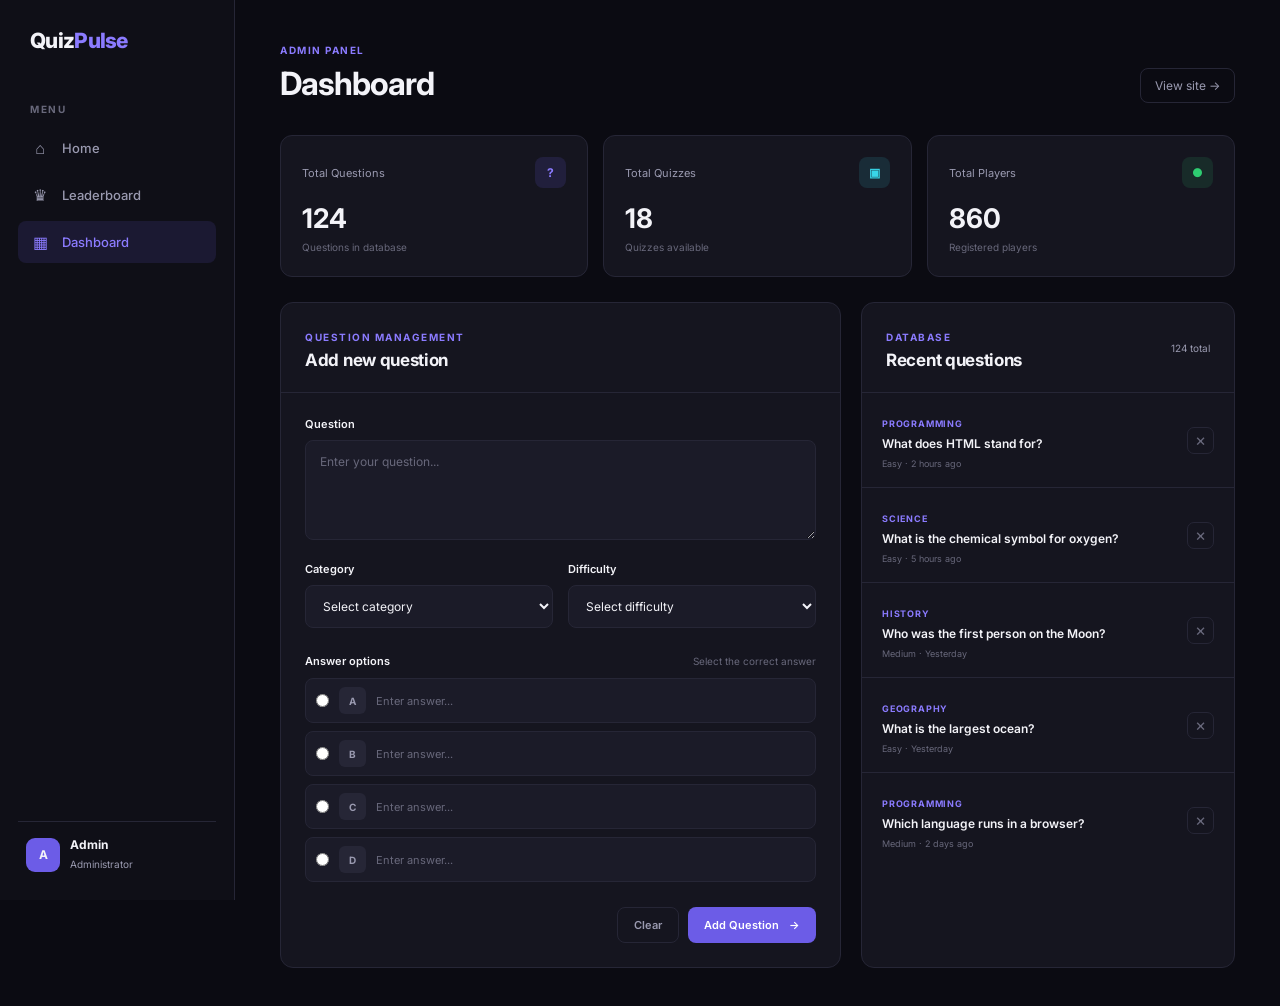
<file: frontend/admin.html>
<!DOCTYPE html>
<html lang="en">
<head>
    <meta charset="UTF-8">
    <meta name="viewport" content="width=device-width, initial-scale=1.0">
    <title>QuizApp — Admin</title>
    <link rel="preconnect" href="https://fonts.googleapis.com">
    <link rel="preconnect" href="https://fonts.gstatic.com" crossorigin>
    <link href="https://fonts.googleapis.com/css2?family=Inter:wght@400;500;600;700;800&display=swap" rel="stylesheet">
    <link rel="stylesheet" href="css/admin.css">
</head>
<body>

<div class="admin-layout">
    <aside class="sidebar">
        <a href="index.html" class="logo">Quiz<span>Pulse</span></a>

        <div class="sidebar-label">MENU</div>
        <nav class="sidebar-nav">
            <a href="index.html"><span class="nav-icon">⌂</span>Home</a>
            <a href="leaderboard.html"><span class="nav-icon">♛</span>Leaderboard</a>
            <a href="admin.html" class="active"><span class="nav-icon">▦</span>Dashboard</a>
        </nav>

        <div class="sidebar-bottom">
            <div class="admin-user">
                <div class="user-avatar">A</div>
                <div>
                    <strong>Admin</strong>
                    <span>Administrator</span>
                </div>
            </div>
        </div>
    </aside>

    <main class="admin-main">
        <header class="topbar">
            <div>
                <span class="page-label">ADMIN PANEL</span>
                <h1>Dashboard</h1>
            </div>
            <a href="index.html" class="view-site">View site →</a>
        </header>

        <section class="stats-grid">
            <div class="stat-card">
                <div class="stat-top">
                    <span>Total Questions</span>
                    <div class="stat-icon purple">?</div>
                </div>
                <strong>124</strong>
                <small>Questions in database</small>
            </div>

            <div class="stat-card">
                <div class="stat-top">
                    <span>Total Quizzes</span>
                    <div class="stat-icon cyan">▣</div>
                </div>
                <strong>18</strong>
                <small>Quizzes available</small>
            </div>

            <div class="stat-card">
                <div class="stat-top">
                    <span>Total Players</span>
                    <div class="stat-icon green">●</div>
                </div>
                <strong>860</strong>
                <small>Registered players</small>
            </div>
        </section>

        <div class="admin-grid">
            <section class="panel question-panel">
                <div class="panel-header">
                    <div>
                        <span class="panel-label">QUESTION MANAGEMENT</span>
                        <h2>Add new question</h2>
                    </div>
                </div>

                <form id="question-form">
                    <div class="form-group">
                        <label for="question">Question</label>
                        <textarea id="question" placeholder="Enter your question..." rows="4" required></textarea>
                    </div>

                    <div class="form-row">
                        <div class="form-group">
                            <label for="category">Category</label>
                            <select id="category">
                                <option value="">Select category</option>
                                <option value="programming">Programming</option>
                                <option value="science">Science</option>
                                <option value="history">History</option>
                                <option value="geography">Geography</option>
                                <option value="general">General Knowledge</option>
                            </select>
                        </div>

                        <div class="form-group">
                            <label for="difficulty">Difficulty</label>
                            <select id="difficulty">
                                <option value="">Select difficulty</option>
                                <option value="easy">Easy</option>
                                <option value="medium">Medium</option>
                                <option value="hard">Hard</option>
                            </select>
                        </div>
                    </div>

                    <div class="answers-section">
                        <div class="answers-title">
                            <label>Answer options</label>
                            <span>Select the correct answer</span>
                        </div>

                        <label class="answer-option">
                            <input type="radio" name="correct-answer" value="A">
                            <span class="answer-letter">A</span>
                            <input type="text" placeholder="Enter answer...">
                        </label>

                        <label class="answer-option">
                            <input type="radio" name="correct-answer" value="B">
                            <span class="answer-letter">B</span>
                            <input type="text" placeholder="Enter answer...">
                        </label>

                        <label class="answer-option">
                            <input type="radio" name="correct-answer" value="C">
                            <span class="answer-letter">C</span>
                            <input type="text" placeholder="Enter answer...">
                        </label>

                        <label class="answer-option">
                            <input type="radio" name="correct-answer" value="D">
                            <span class="answer-letter">D</span>
                            <input type="text" placeholder="Enter answer...">
                        </label>
                    </div>

                    <div class="form-actions">
                        <button type="reset" class="cancel-button">Clear</button>
                        <button type="submit" class="add-button">Add Question <span>→</span></button>
                    </div>
                </form>
            </section>

            <section class="panel recent-panel">
                <div class="panel-header">
                    <div>
                        <span class="panel-label">DATABASE</span>
                        <h2>Recent questions</h2>
                    </div>
                    <span class="question-count">124 total</span>
                </div>

                <div class="question-list">
                    <div class="question-item">
                        <div class="question-info">
                            <span class="question-category">Programming</span>
                            <h3>What does HTML stand for?</h3>
                            <small>Easy · 2 hours ago</small>
                        </div>
                        <button class="delete-button">×</button>
                    </div>

                    <div class="question-item">
                        <div class="question-info">
                            <span class="question-category">Science</span>
                            <h3>What is the chemical symbol for oxygen?</h3>
                            <small>Easy · 5 hours ago</small>
                        </div>
                        <button class="delete-button">×</button>
                    </div>

                    <div class="question-item">
                        <div class="question-info">
                            <span class="question-category">History</span>
                            <h3>Who was the first person on the Moon?</h3>
                            <small>Medium · Yesterday</small>
                        </div>
                        <button class="delete-button">×</button>
                    </div>

                    <div class="question-item">
                        <div class="question-info">
                            <span class="question-category">Geography</span>
                            <h3>What is the largest ocean?</h3>
                            <small>Easy · Yesterday</small>
                        </div>
                        <button class="delete-button">×</button>
                    </div>

                    <div class="question-item">
                        <div class="question-info">
                            <span class="question-category">Programming</span>
                            <h3>Which language runs in a browser?</h3>
                            <small>Medium · 2 days ago</small>
                        </div>
                        <button class="delete-button">×</button>
                    </div>
                </div>
            </section>
        </div>
    </main>
</div>

<script src="js/admin.js"></script>
</body>
</html>
</file>
<file: frontend/css/admin.css>
* {
    margin: 0;
    padding: 0;
    box-sizing: border-box;
}

body {
    font-family: "Inter", sans-serif;
    background: #0b0b12;
    color: #f3f3f8;
}

button,
input,
textarea,
select {
    font: inherit;
}

button {
    cursor: pointer;
}

a {
    color: inherit;
    text-decoration: none;
}

.admin-layout {
    min-height: 100vh;
    display: flex;
}

.sidebar {
    position: fixed;
    left: 0;
    top: 0;
    width: 235px;
    height: 100vh;
    display: flex;
    flex-direction: column;
    padding: 28px 18px;
    border-right: 1px solid #262636;
    background: #0f0f17;
}

.logo {
    padding: 0 12px;
    font-size: 21px;
    font-weight: 800;
    letter-spacing: -0.7px;
}

.logo span {
    color: #8b7bff;
}

.sidebar-label {
    margin: 50px 12px 12px;
    color: #68687b;
    font-size: 10px;
    font-weight: 700;
    letter-spacing: 1.5px;
}

.sidebar-nav {
    display: flex;
    flex-direction: column;
    gap: 5px;
}

.sidebar-nav a {
    display: flex;
    align-items: center;
    gap: 12px;
    padding: 11px 12px;
    border-radius: 8px;
    color: #9a9ab0;
    font-size: 13px;
    font-weight: 500;
    transition: 0.2s;
}

.sidebar-nav a:hover {
    background: #15151f;
    color: #f3f3f8;
}

.sidebar-nav a.active {
    background: rgba(108, 92, 231, 0.13);
    color: #8b7bff;
}

.nav-icon {
    width: 20px;
    text-align: center;
    font-size: 16px;
}

.sidebar-bottom {
    margin-top: auto;
    padding: 15px 8px 0;
    border-top: 1px solid #262636;
}

.admin-user {
    display: flex;
    align-items: center;
    gap: 10px;
}

.user-avatar {
    display: flex;
    align-items: center;
    justify-content: center;
    width: 34px;
    height: 34px;
    border-radius: 9px;
    background: #6c5ce7;
    font-size: 12px;
    font-weight: 700;
}

.admin-user strong {
    display: block;
    font-size: 12px;
}

.admin-user span {
    color: #9a9ab0;
    font-size: 10px;
}

.admin-main {
    width: calc(100% - 235px);
    margin-left: 235px;
    padding: 38px 45px;
}

.topbar {
    display: flex;
    align-items: flex-end;
    justify-content: space-between;
    margin-bottom: 32px;
}

.page-label,
.panel-label {
    color: #8b7bff;
    font-size: 10px;
    font-weight: 700;
    letter-spacing: 1.5px;
}

.topbar h1 {
    margin-top: 6px;
    font-size: 32px;
    letter-spacing: -1px;
}

.view-site {
    padding: 9px 14px;
    border: 1px solid #262636;
    border-radius: 8px;
    color: #9a9ab0;
    font-size: 12px;
    transition: 0.2s;
}

.view-site:hover {
    border-color: #6c5ce7;
    color: #f3f3f8;
}

.stats-grid {
    display: grid;
    grid-template-columns: repeat(3, 1fr);
    gap: 15px;
    margin-bottom: 25px;
}

.stat-card {
    padding: 21px;
    border: 1px solid #262636;
    border-radius: 12px;
    background: #15151f;
}

.stat-top {
    display: flex;
    align-items: center;
    justify-content: space-between;
    color: #9a9ab0;
    font-size: 11px;
}

.stat-icon {
    display: flex;
    align-items: center;
    justify-content: center;
    width: 31px;
    height: 31px;
    border-radius: 8px;
    font-size: 12px;
    font-weight: 700;
}

.stat-icon.purple {
    background: rgba(108, 92, 231, 0.15);
    color: #8b7bff;
}

.stat-icon.cyan {
    background: rgba(56, 214, 232, 0.12);
    color: #38d6e8;
}

.stat-icon.green {
    background: rgba(46, 204, 113, 0.12);
    color: #2ecc71;
}

.stat-card > strong {
    display: block;
    margin-top: 14px;
    font-size: 27px;
}

.stat-card small {
    color: #68687b;
    font-size: 10px;
}

.admin-grid {
    display: grid;
    grid-template-columns: 1.35fr 0.9fr;
    gap: 20px;
}

.panel {
    border: 1px solid #262636;
    border-radius: 13px;
    background: #15151f;
    overflow: hidden;
}

.panel-header {
    display: flex;
    align-items: center;
    justify-content: space-between;
    padding: 22px 24px;
    border-bottom: 1px solid #262636;
}

.panel-header h2 {
    margin-top: 5px;
    font-size: 17px;
    letter-spacing: -0.3px;
}

.question-count {
    color: #9a9ab0;
    font-size: 10px;
}

#question-form {
    padding: 24px;
}

.form-group {
    margin-bottom: 22px;
}

.form-group label,
.answers-title label {
    display: block;
    margin-bottom: 9px;
    color: #f3f3f8;
    font-size: 11px;
    font-weight: 600;
}

textarea,
select {
    width: 100%;
    border: 1px solid #262636;
    border-radius: 8px;
    outline: none;
    background: #1b1b28;
    color: #f3f3f8;
    font-size: 12px;
    transition: 0.2s;
}

textarea {
    display: block;
    min-height: 100px;
    padding: 13px 14px;
    resize: vertical;
}

select {
    padding: 12px 13px;
}

textarea::placeholder {
    color: #68687b;
}

textarea:focus,
select:focus {
    border-color: #6c5ce7;
    box-shadow: 0 0 0 3px rgba(108, 92, 231, 0.08);
}

.form-row {
    display: grid;
    grid-template-columns: 1fr 1fr;
    gap: 15px;
}

.answers-section {
    margin-top: 4px;
}

.answers-title {
    display: flex;
    justify-content: space-between;
    align-items: center;
    margin-bottom: 10px;
}

.answers-title label {
    margin: 0;
}

.answers-title span {
    color: #68687b;
    font-size: 10px;
}

.answer-option {
    display: flex;
    align-items: center;
    gap: 10px;
    padding: 8px 10px;
    margin-bottom: 8px;
    border: 1px solid #262636;
    border-radius: 8px;
    background: #1b1b28;
    cursor: pointer;
    transition: 0.2s;
}

.answer-option:focus-within {
    border-color: #6c5ce7;
}

.answer-option input[type="radio"] {
    accent-color: #6c5ce7;
}

.answer-letter {
    display: flex;
    align-items: center;
    justify-content: center;
    width: 27px;
    height: 27px;
    flex-shrink: 0;
    border-radius: 6px;
    background: #262636;
    color: #9a9ab0;
    font-size: 10px;
    font-weight: 700;
}

.answer-option > input[type="text"] {
    width: 100%;
    border: none;
    outline: none;
    background: transparent;
    color: #f3f3f8;
    font-size: 11px;
}

.answer-option > input[type="text"]::placeholder {
    color: #68687b;
}

.form-actions {
    display: flex;
    justify-content: flex-end;
    gap: 9px;
    margin-top: 25px;
}

.cancel-button,
.add-button {
    padding: 10px 16px;
    border-radius: 8px;
    font-size: 11px;
    font-weight: 600;
    transition: 0.2s;
}

.cancel-button {
    border: 1px solid #262636;
    background: transparent;
    color: #9a9ab0;
}

.cancel-button:hover {
    background: #1b1b28;
    color: #f3f3f8;
}

.add-button {
    border: none;
    background: #6c5ce7;
    color: #ffffff;
}

.add-button:hover {
    background: #8b7bff;
}

.add-button span {
    margin-left: 7px;
}

.question-list {
    display: flex;
    flex-direction: column;
}

.question-item {
    display: flex;
    justify-content: space-between;
    gap: 15px;
    padding: 18px 20px;
    border-bottom: 1px solid #262636;
    transition: 0.2s;
}

.question-item:last-child {
    border-bottom: none;
}

.question-item:hover {
    background: #1b1b28;
}

.question-category {
    display: inline-block;
    margin-bottom: 6px;
    color: #8b7bff;
    font-size: 9px;
    font-weight: 700;
    text-transform: uppercase;
    letter-spacing: 0.8px;
}

.question-info h3 {
    max-width: 300px;
    font-size: 12px;
    font-weight: 600;
    line-height: 1.5;
}

.question-info small {
    display: block;
    margin-top: 5px;
    color: #68687b;
    font-size: 9px;
}

.delete-button {
    align-self: center;
    width: 27px;
    height: 27px;
    flex-shrink: 0;
    border: 1px solid #262636;
    border-radius: 7px;
    background: transparent;
    color: #68687b;
    font-size: 17px;
    line-height: 1;
    transition: 0.2s;
}

.delete-button:hover {
    border-color: #e5484d;
    background: rgba(229, 72, 77, 0.1);
    color: #e5484d;
}

@media (max-width: 1050px) {
    .admin-grid {
        grid-template-columns: 1fr;
    }

    .admin-main {
        padding: 30px;
    }
}

@media (max-width: 750px) {
    .sidebar {
        position: static;
        width: 100%;
        height: auto;
        border-right: none;
        border-bottom: 1px solid #262636;
    }

    .admin-layout {
        display: block;
    }

    .sidebar-label {
        margin-top: 25px;
    }

    .sidebar-nav {
        flex-direction: row;
    }

    .sidebar-bottom {
        display: none;
    }

    .admin-main {
        width: 100%;
        margin-left: 0;
    }

    .stats-grid {
        grid-template-columns: 1fr;
    }
}

@media (max-width: 550px) {
    .admin-main {
        padding: 22px 15px;
    }

    .topbar {
        align-items: flex-start;
    }

    .topbar h1 {
        font-size: 26px;
    }

    .view-site {
        display: none;
    }

    .form-row {
        grid-template-columns: 1fr;
        gap: 0;
    }

    .panel-header,
    #question-form {
        padding: 18px;
    }

    .answers-title span {
        display: none;
    }
}
</file>
